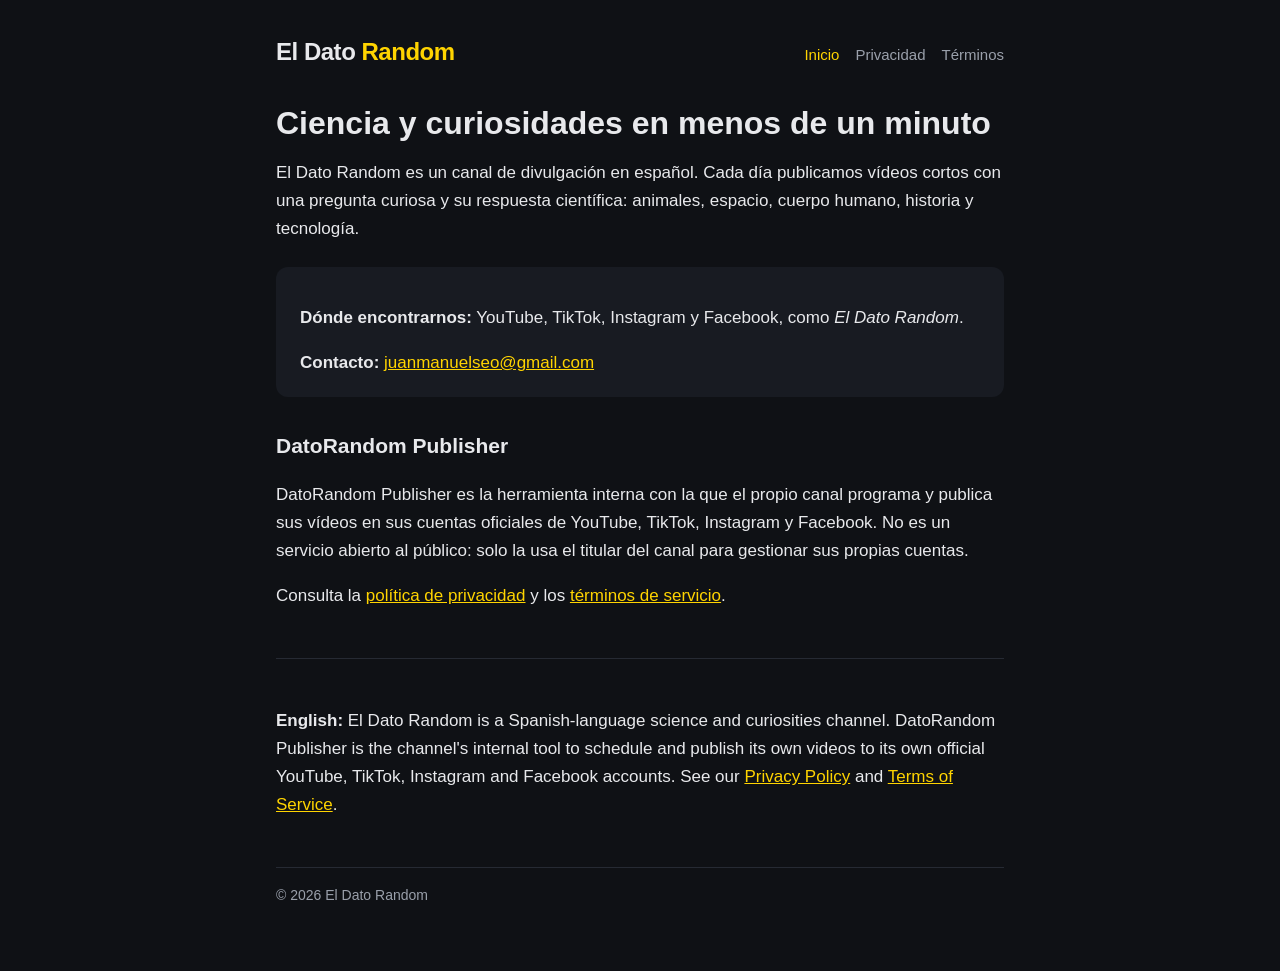
<file: index.html>
<!doctype html>
<html lang="es">
<head>
<meta charset="utf-8">
<meta name="viewport" content="width=device-width, initial-scale=1">
<title>El Dato Random</title>
<meta name="description" content="El Dato Random: vídeos cortos de ciencia y curiosidades en español.">
<link rel="stylesheet" href="style.css">
</head>
<body>
<main>
  <header>
    <a class="brand" href="./">El Dato <span>Random</span></a>
    <nav><a href="./" aria-current="page">Inicio</a><a href="privacidad.html">Privacidad</a><a href="terminos.html">Términos</a></nav>
  </header>

  <h1>Ciencia y curiosidades en menos de un minuto</h1>
  <p>El Dato Random es un canal de divulgación en español. Cada día publicamos vídeos cortos con una pregunta curiosa y su respuesta científica: animales, espacio, cuerpo humano, historia y tecnología.</p>

  <div class="card">
    <p><strong>Dónde encontrarnos:</strong> YouTube, TikTok, Instagram y Facebook, como <em>El Dato Random</em>.</p>
    <p style="margin-bottom:0"><strong>Contacto:</strong> <a href="mailto:juanmanuelseo@gmail.com">juanmanuelseo@gmail.com</a></p>
  </div>

  <h2>DatoRandom Publisher</h2>
  <p>DatoRandom Publisher es la herramienta interna con la que el propio canal programa y publica sus vídeos en sus cuentas oficiales de YouTube, TikTok, Instagram y Facebook. No es un servicio abierto al público: solo la usa el titular del canal para gestionar sus propias cuentas.</p>
  <p>Consulta la <a href="privacidad.html">política de privacidad</a> y los <a href="terminos.html">términos de servicio</a>.</p>

  <hr>
  <p lang="en"><strong>English:</strong> El Dato Random is a Spanish-language science and curiosities channel. DatoRandom Publisher is the channel's internal tool to schedule and publish its own videos to its own official YouTube, TikTok, Instagram and Facebook accounts. See our <a href="privacidad.html#en">Privacy Policy</a> and <a href="terminos.html#en">Terms of Service</a>.</p>

  <footer>© 2026 El Dato Random</footer>
</main>
</body>
</html>
</file>
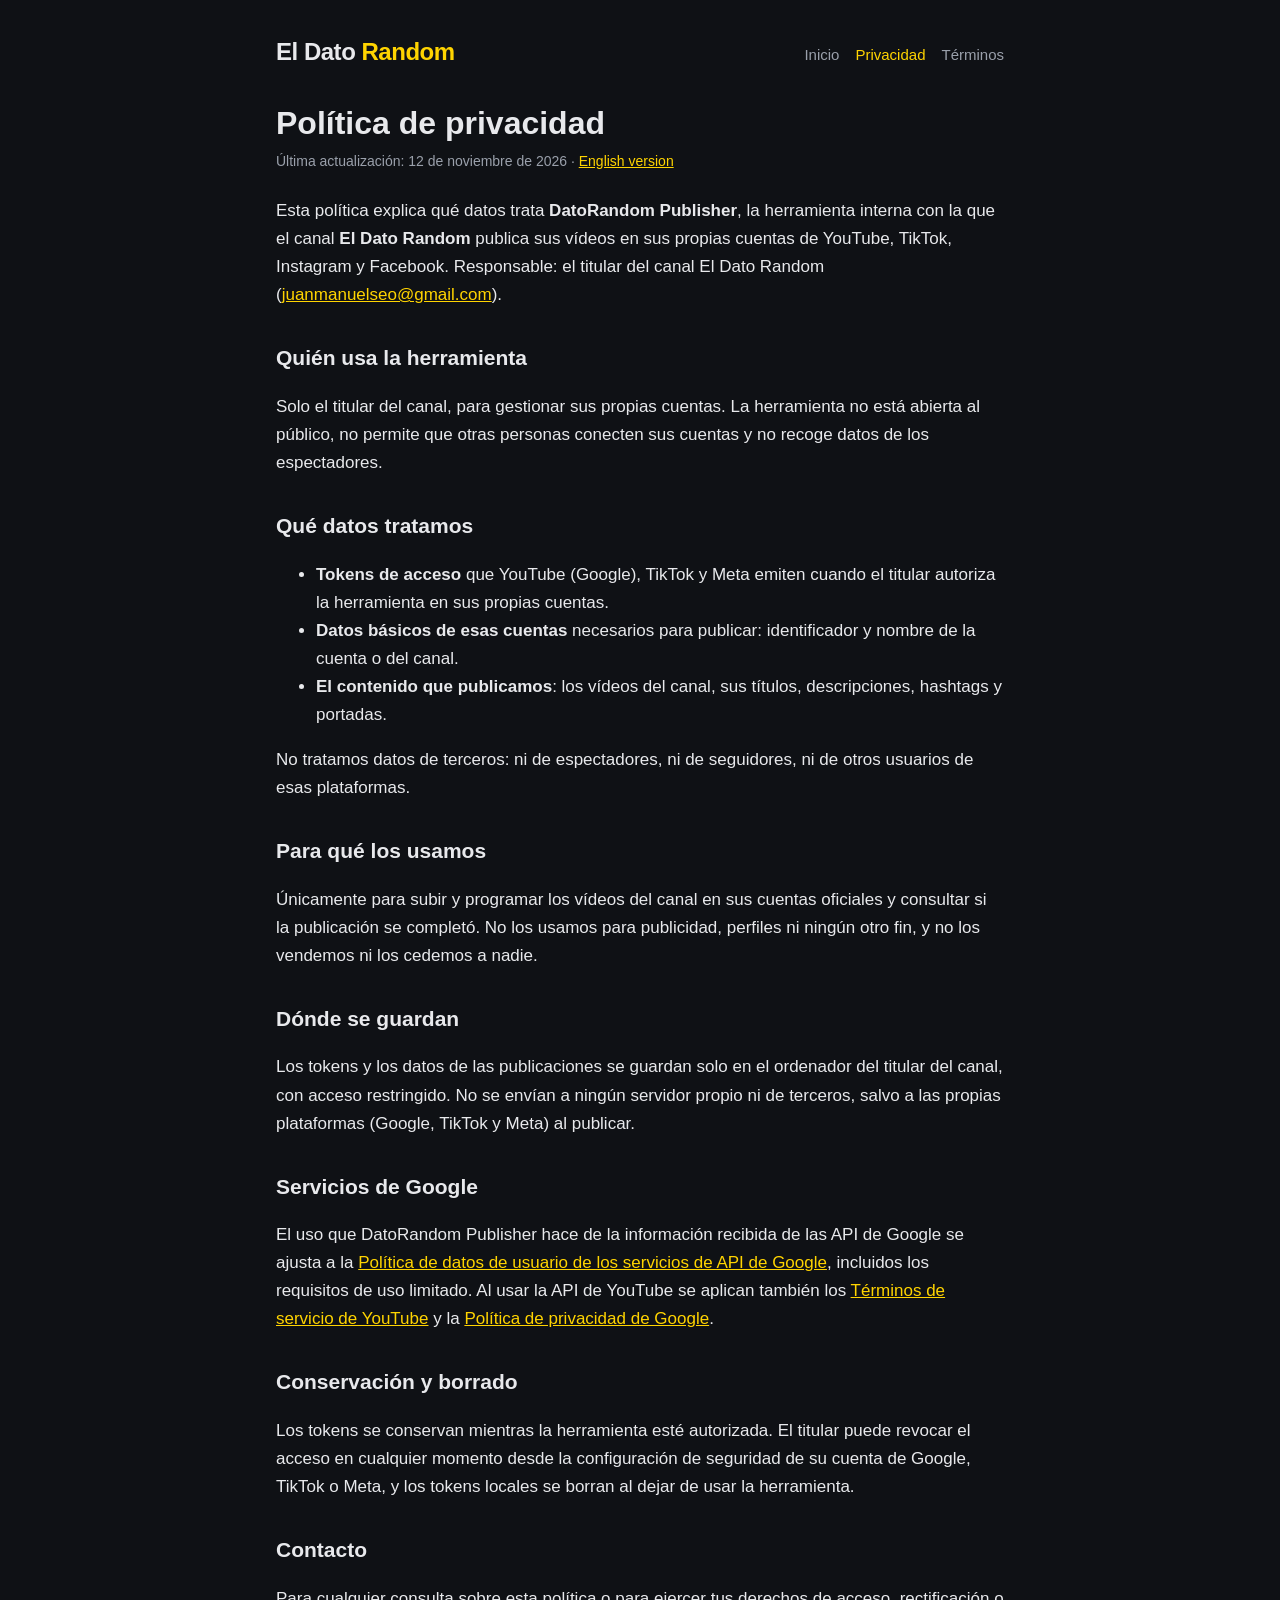
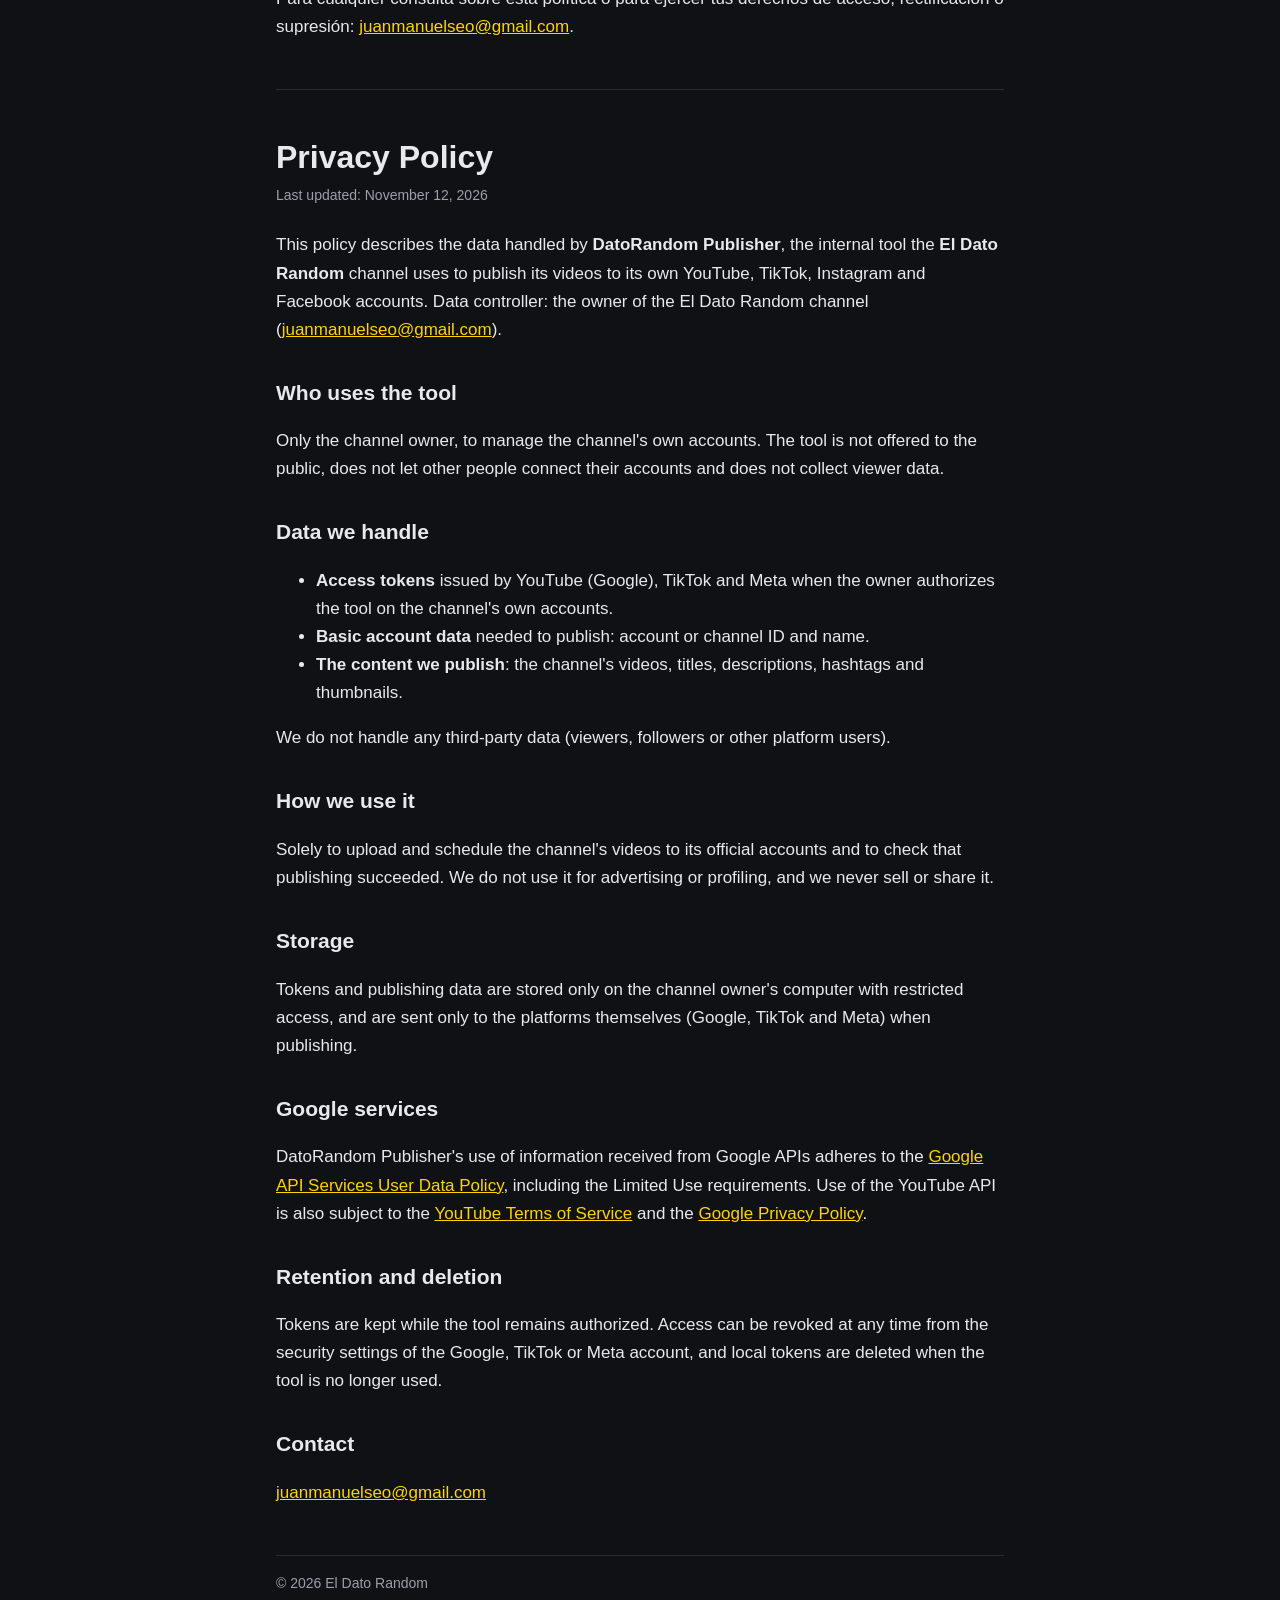
<file: privacidad.html>
<!doctype html>
<html lang="es">
<head>
<meta charset="utf-8">
<meta name="viewport" content="width=device-width, initial-scale=1">
<title>Política de privacidad</title>
<meta name="description" content="Política de privacidad de El Dato Random y DatoRandom Publisher.">
<link rel="stylesheet" href="style.css">
</head>
<body>
<main>
  <header>
    <a class="brand" href="./">El Dato <span>Random</span></a>
    <nav><a href="./">Inicio</a><a href="privacidad.html" aria-current="page">Privacidad</a><a href="terminos.html">Términos</a></nav>
  </header>

  <h1>Política de privacidad</h1>
  <p class="updated">Última actualización: 12 de noviembre de 2026 · <a href="#en">English version</a></p>

  <p>Esta política explica qué datos trata <strong>DatoRandom Publisher</strong>, la herramienta interna con la que el canal <strong>El Dato Random</strong> publica sus vídeos en sus propias cuentas de YouTube, TikTok, Instagram y Facebook. Responsable: el titular del canal El Dato Random (<a href="mailto:juanmanuelseo@gmail.com">juanmanuelseo@gmail.com</a>).</p>

  <h2>Quién usa la herramienta</h2>
  <p>Solo el titular del canal, para gestionar sus propias cuentas. La herramienta no está abierta al público, no permite que otras personas conecten sus cuentas y no recoge datos de los espectadores.</p>

  <h2>Qué datos tratamos</h2>
  <ul>
    <li><strong>Tokens de acceso</strong> que YouTube (Google), TikTok y Meta emiten cuando el titular autoriza la herramienta en sus propias cuentas.</li>
    <li><strong>Datos básicos de esas cuentas</strong> necesarios para publicar: identificador y nombre de la cuenta o del canal.</li>
    <li><strong>El contenido que publicamos</strong>: los vídeos del canal, sus títulos, descripciones, hashtags y portadas.</li>
  </ul>
  <p>No tratamos datos de terceros: ni de espectadores, ni de seguidores, ni de otros usuarios de esas plataformas.</p>

  <h2>Para qué los usamos</h2>
  <p>Únicamente para subir y programar los vídeos del canal en sus cuentas oficiales y consultar si la publicación se completó. No los usamos para publicidad, perfiles ni ningún otro fin, y no los vendemos ni los cedemos a nadie.</p>

  <h2>Dónde se guardan</h2>
  <p>Los tokens y los datos de las publicaciones se guardan solo en el ordenador del titular del canal, con acceso restringido. No se envían a ningún servidor propio ni de terceros, salvo a las propias plataformas (Google, TikTok y Meta) al publicar.</p>

  <h2>Servicios de Google</h2>
  <p>El uso que DatoRandom Publisher hace de la información recibida de las API de Google se ajusta a la <a href="https://developers.google.com/terms/api-services-user-data-policy">Política de datos de usuario de los servicios de API de Google</a>, incluidos los requisitos de uso limitado. Al usar la API de YouTube se aplican también los <a href="https://www.youtube.com/t/terms">Términos de servicio de YouTube</a> y la <a href="https://policies.google.com/privacy">Política de privacidad de Google</a>.</p>

  <h2>Conservación y borrado</h2>
  <p>Los tokens se conservan mientras la herramienta esté autorizada. El titular puede revocar el acceso en cualquier momento desde la configuración de seguridad de su cuenta de Google, TikTok o Meta, y los tokens locales se borran al dejar de usar la herramienta.</p>

  <h2>Contacto</h2>
  <p>Para cualquier consulta sobre esta política o para ejercer tus derechos de acceso, rectificación o supresión: <a href="mailto:juanmanuelseo@gmail.com">juanmanuelseo@gmail.com</a>.</p>

  <hr>

  <section id="en" lang="en">
    <h1>Privacy Policy</h1>
    <p class="updated">Last updated: November 12, 2026</p>
    <p>This policy describes the data handled by <strong>DatoRandom Publisher</strong>, the internal tool the <strong>El Dato Random</strong> channel uses to publish its videos to its own YouTube, TikTok, Instagram and Facebook accounts. Data controller: the owner of the El Dato Random channel (<a href="mailto:juanmanuelseo@gmail.com">juanmanuelseo@gmail.com</a>).</p>
    <h2>Who uses the tool</h2>
    <p>Only the channel owner, to manage the channel's own accounts. The tool is not offered to the public, does not let other people connect their accounts and does not collect viewer data.</p>
    <h2>Data we handle</h2>
    <ul>
      <li><strong>Access tokens</strong> issued by YouTube (Google), TikTok and Meta when the owner authorizes the tool on the channel's own accounts.</li>
      <li><strong>Basic account data</strong> needed to publish: account or channel ID and name.</li>
      <li><strong>The content we publish</strong>: the channel's videos, titles, descriptions, hashtags and thumbnails.</li>
    </ul>
    <p>We do not handle any third-party data (viewers, followers or other platform users).</p>
    <h2>How we use it</h2>
    <p>Solely to upload and schedule the channel's videos to its official accounts and to check that publishing succeeded. We do not use it for advertising or profiling, and we never sell or share it.</p>
    <h2>Storage</h2>
    <p>Tokens and publishing data are stored only on the channel owner's computer with restricted access, and are sent only to the platforms themselves (Google, TikTok and Meta) when publishing.</p>
    <h2>Google services</h2>
    <p>DatoRandom Publisher's use of information received from Google APIs adheres to the <a href="https://developers.google.com/terms/api-services-user-data-policy">Google API Services User Data Policy</a>, including the Limited Use requirements. Use of the YouTube API is also subject to the <a href="https://www.youtube.com/t/terms">YouTube Terms of Service</a> and the <a href="https://policies.google.com/privacy">Google Privacy Policy</a>.</p>
    <h2>Retention and deletion</h2>
    <p>Tokens are kept while the tool remains authorized. Access can be revoked at any time from the security settings of the Google, TikTok or Meta account, and local tokens are deleted when the tool is no longer used.</p>
    <h2>Contact</h2>
    <p><a href="mailto:juanmanuelseo@gmail.com">juanmanuelseo@gmail.com</a></p>
  </section>

  <footer>© 2026 El Dato Random</footer>
</main>
</body>
</html>
</file>
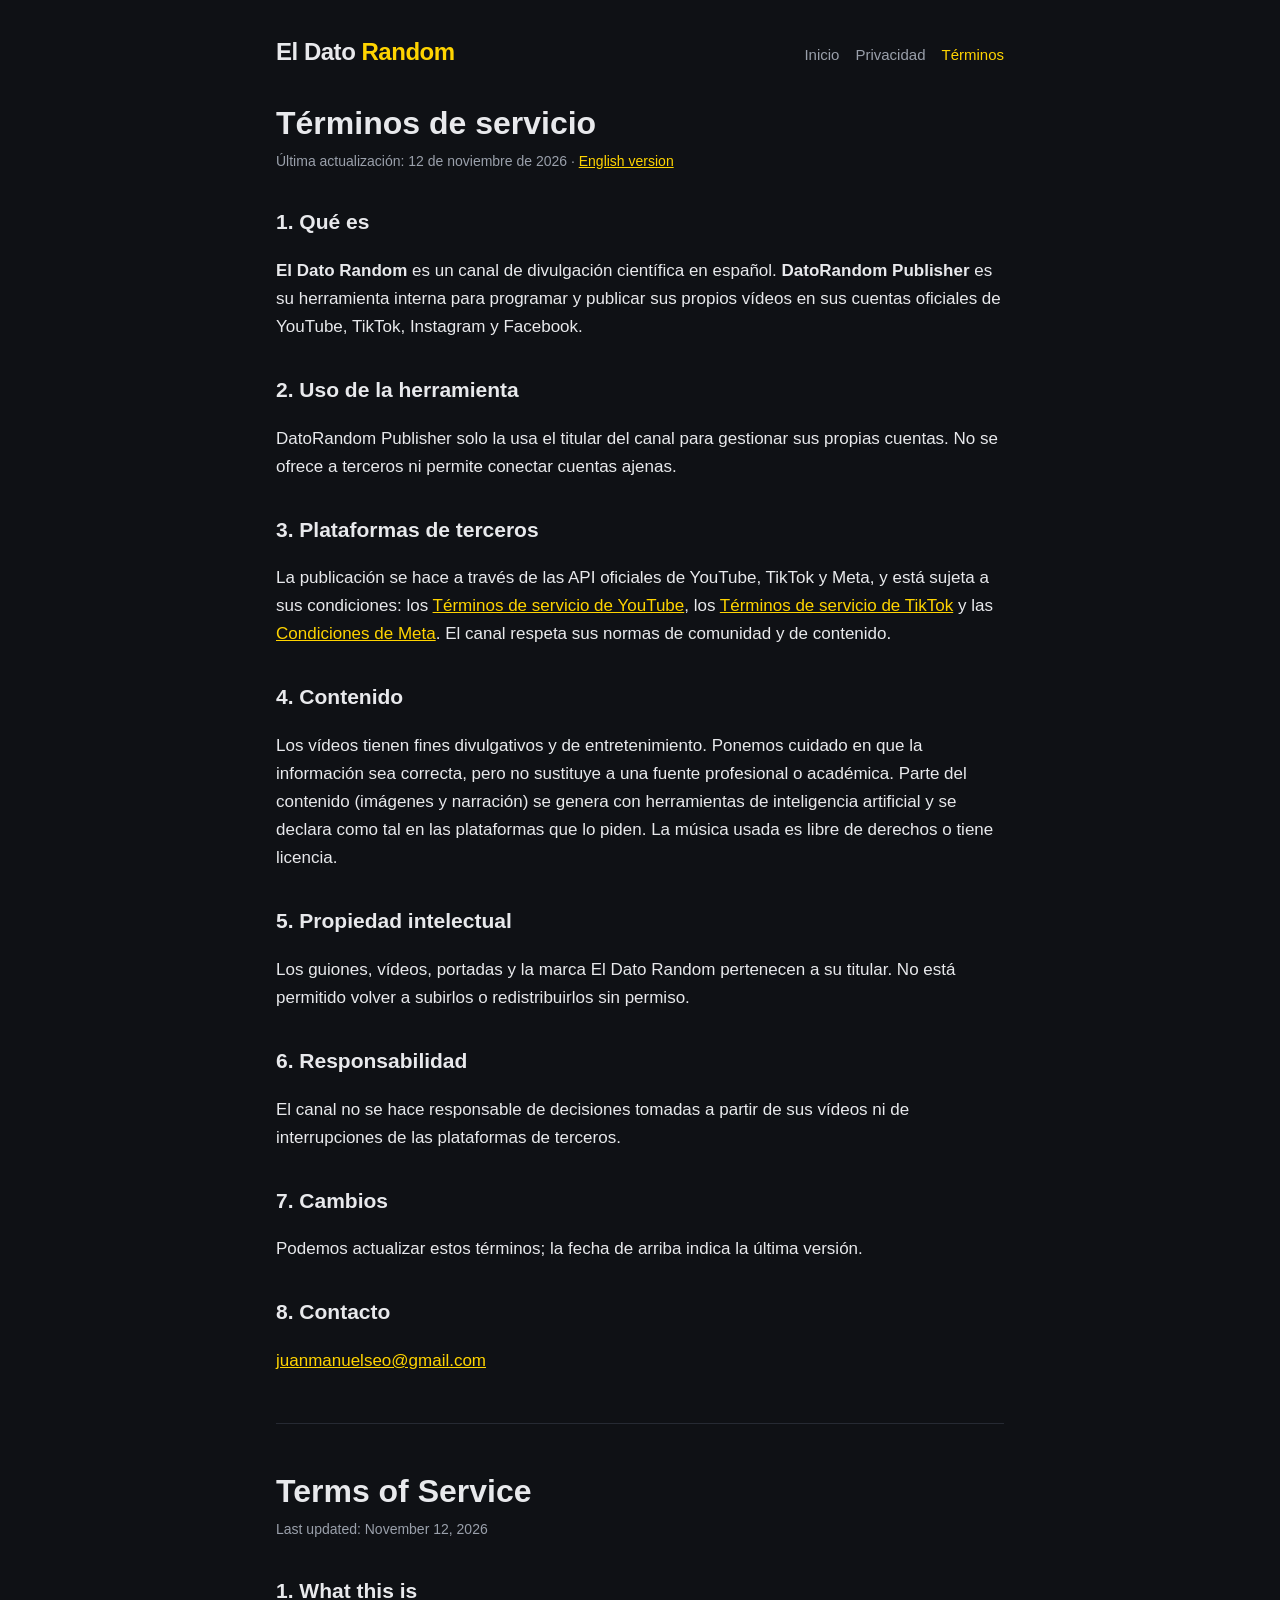
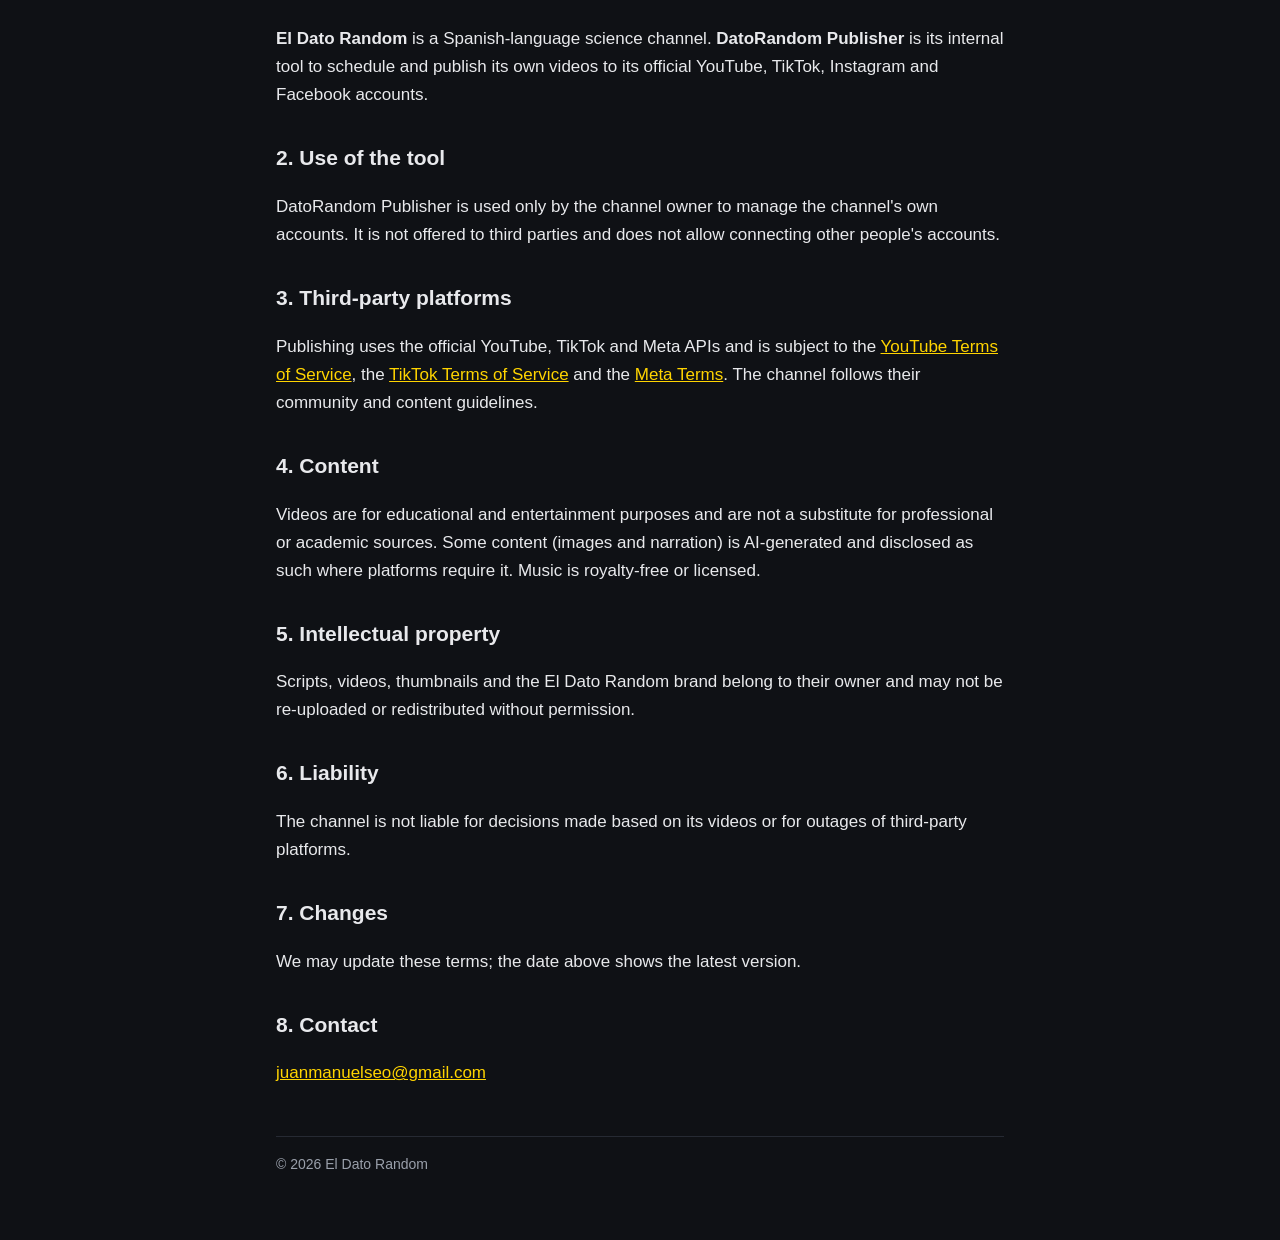
<file: terminos.html>
<!doctype html>
<html lang="es">
<head>
<meta charset="utf-8">
<meta name="viewport" content="width=device-width, initial-scale=1">
<title>Términos de servicio</title>
<meta name="description" content="Términos de servicio de El Dato Random y DatoRandom Publisher.">
<link rel="stylesheet" href="style.css">
</head>
<body>
<main>
  <header>
    <a class="brand" href="./">El Dato <span>Random</span></a>
    <nav><a href="./">Inicio</a><a href="privacidad.html">Privacidad</a><a href="terminos.html" aria-current="page">Términos</a></nav>
  </header>

  <h1>Términos de servicio</h1>
  <p class="updated">Última actualización: 12 de noviembre de 2026 · <a href="#en">English version</a></p>

  <h2>1. Qué es</h2>
  <p><strong>El Dato Random</strong> es un canal de divulgación científica en español. <strong>DatoRandom Publisher</strong> es su herramienta interna para programar y publicar sus propios vídeos en sus cuentas oficiales de YouTube, TikTok, Instagram y Facebook.</p>

  <h2>2. Uso de la herramienta</h2>
  <p>DatoRandom Publisher solo la usa el titular del canal para gestionar sus propias cuentas. No se ofrece a terceros ni permite conectar cuentas ajenas.</p>

  <h2>3. Plataformas de terceros</h2>
  <p>La publicación se hace a través de las API oficiales de YouTube, TikTok y Meta, y está sujeta a sus condiciones: los <a href="https://www.youtube.com/t/terms">Términos de servicio de YouTube</a>, los <a href="https://www.tiktok.com/legal/terms-of-service">Términos de servicio de TikTok</a> y las <a href="https://www.facebook.com/terms">Condiciones de Meta</a>. El canal respeta sus normas de comunidad y de contenido.</p>

  <h2>4. Contenido</h2>
  <p>Los vídeos tienen fines divulgativos y de entretenimiento. Ponemos cuidado en que la información sea correcta, pero no sustituye a una fuente profesional o académica. Parte del contenido (imágenes y narración) se genera con herramientas de inteligencia artificial y se declara como tal en las plataformas que lo piden. La música usada es libre de derechos o tiene licencia.</p>

  <h2>5. Propiedad intelectual</h2>
  <p>Los guiones, vídeos, portadas y la marca El Dato Random pertenecen a su titular. No está permitido volver a subirlos o redistribuirlos sin permiso.</p>

  <h2>6. Responsabilidad</h2>
  <p>El canal no se hace responsable de decisiones tomadas a partir de sus vídeos ni de interrupciones de las plataformas de terceros.</p>

  <h2>7. Cambios</h2>
  <p>Podemos actualizar estos términos; la fecha de arriba indica la última versión.</p>

  <h2>8. Contacto</h2>
  <p><a href="mailto:juanmanuelseo@gmail.com">juanmanuelseo@gmail.com</a></p>

  <hr>

  <section id="en" lang="en">
    <h1>Terms of Service</h1>
    <p class="updated">Last updated: November 12, 2026</p>
    <h2>1. What this is</h2>
    <p><strong>El Dato Random</strong> is a Spanish-language science channel. <strong>DatoRandom Publisher</strong> is its internal tool to schedule and publish its own videos to its official YouTube, TikTok, Instagram and Facebook accounts.</p>
    <h2>2. Use of the tool</h2>
    <p>DatoRandom Publisher is used only by the channel owner to manage the channel's own accounts. It is not offered to third parties and does not allow connecting other people's accounts.</p>
    <h2>3. Third-party platforms</h2>
    <p>Publishing uses the official YouTube, TikTok and Meta APIs and is subject to the <a href="https://www.youtube.com/t/terms">YouTube Terms of Service</a>, the <a href="https://www.tiktok.com/legal/terms-of-service">TikTok Terms of Service</a> and the <a href="https://www.facebook.com/terms">Meta Terms</a>. The channel follows their community and content guidelines.</p>
    <h2>4. Content</h2>
    <p>Videos are for educational and entertainment purposes and are not a substitute for professional or academic sources. Some content (images and narration) is AI-generated and disclosed as such where platforms require it. Music is royalty-free or licensed.</p>
    <h2>5. Intellectual property</h2>
    <p>Scripts, videos, thumbnails and the El Dato Random brand belong to their owner and may not be re-uploaded or redistributed without permission.</p>
    <h2>6. Liability</h2>
    <p>The channel is not liable for decisions made based on its videos or for outages of third-party platforms.</p>
    <h2>7. Changes</h2>
    <p>We may update these terms; the date above shows the latest version.</p>
    <h2>8. Contact</h2>
    <p><a href="mailto:juanmanuelseo@gmail.com">juanmanuelseo@gmail.com</a></p>
  </section>

  <footer>© 2026 El Dato Random</footer>
</main>
</body>
</html>
</file>
<file: style.css>
:root {
  --bg: #0f1115;
  --card: #181b22;
  --text: #e8e9ec;
  --muted: #9aa0ab;
  --accent: #ffd400;
}
* { box-sizing: border-box; }
body {
  margin: 0;
  background: var(--bg);
  color: var(--text);
  font: 17px/1.65 -apple-system, BlinkMacSystemFont, "Segoe UI", Roboto, Helvetica, Arial, sans-serif;
}
main { max-width: 760px; margin: 0 auto; padding: 32px 16px 64px; }
header { display: flex; flex-wrap: wrap; align-items: baseline; justify-content: space-between; gap: 12px; margin-bottom: 32px; }
.brand { font-weight: 800; font-size: 24px; color: var(--text); text-decoration: none; letter-spacing: -0.02em; }
.brand span { color: var(--accent); }
nav a { color: var(--muted); text-decoration: none; margin-left: 16px; font-size: 15px; }
nav a:hover, nav a[aria-current] { color: var(--accent); }
h1 { font-size: 32px; line-height: 1.2; margin: 0 0 8px; }
h2 { font-size: 21px; margin: 32px 0 8px; }
.updated { color: var(--muted); font-size: 14px; margin: 0 0 24px; }
.card { background: var(--card); border-radius: 12px; padding: 20px 24px; margin: 24px 0; }
a { color: var(--accent); }
footer { color: var(--muted); font-size: 14px; margin-top: 48px; border-top: 1px solid #262a33; padding-top: 16px; }
hr { border: 0; border-top: 1px solid #262a33; margin: 48px 0; }
</file>
